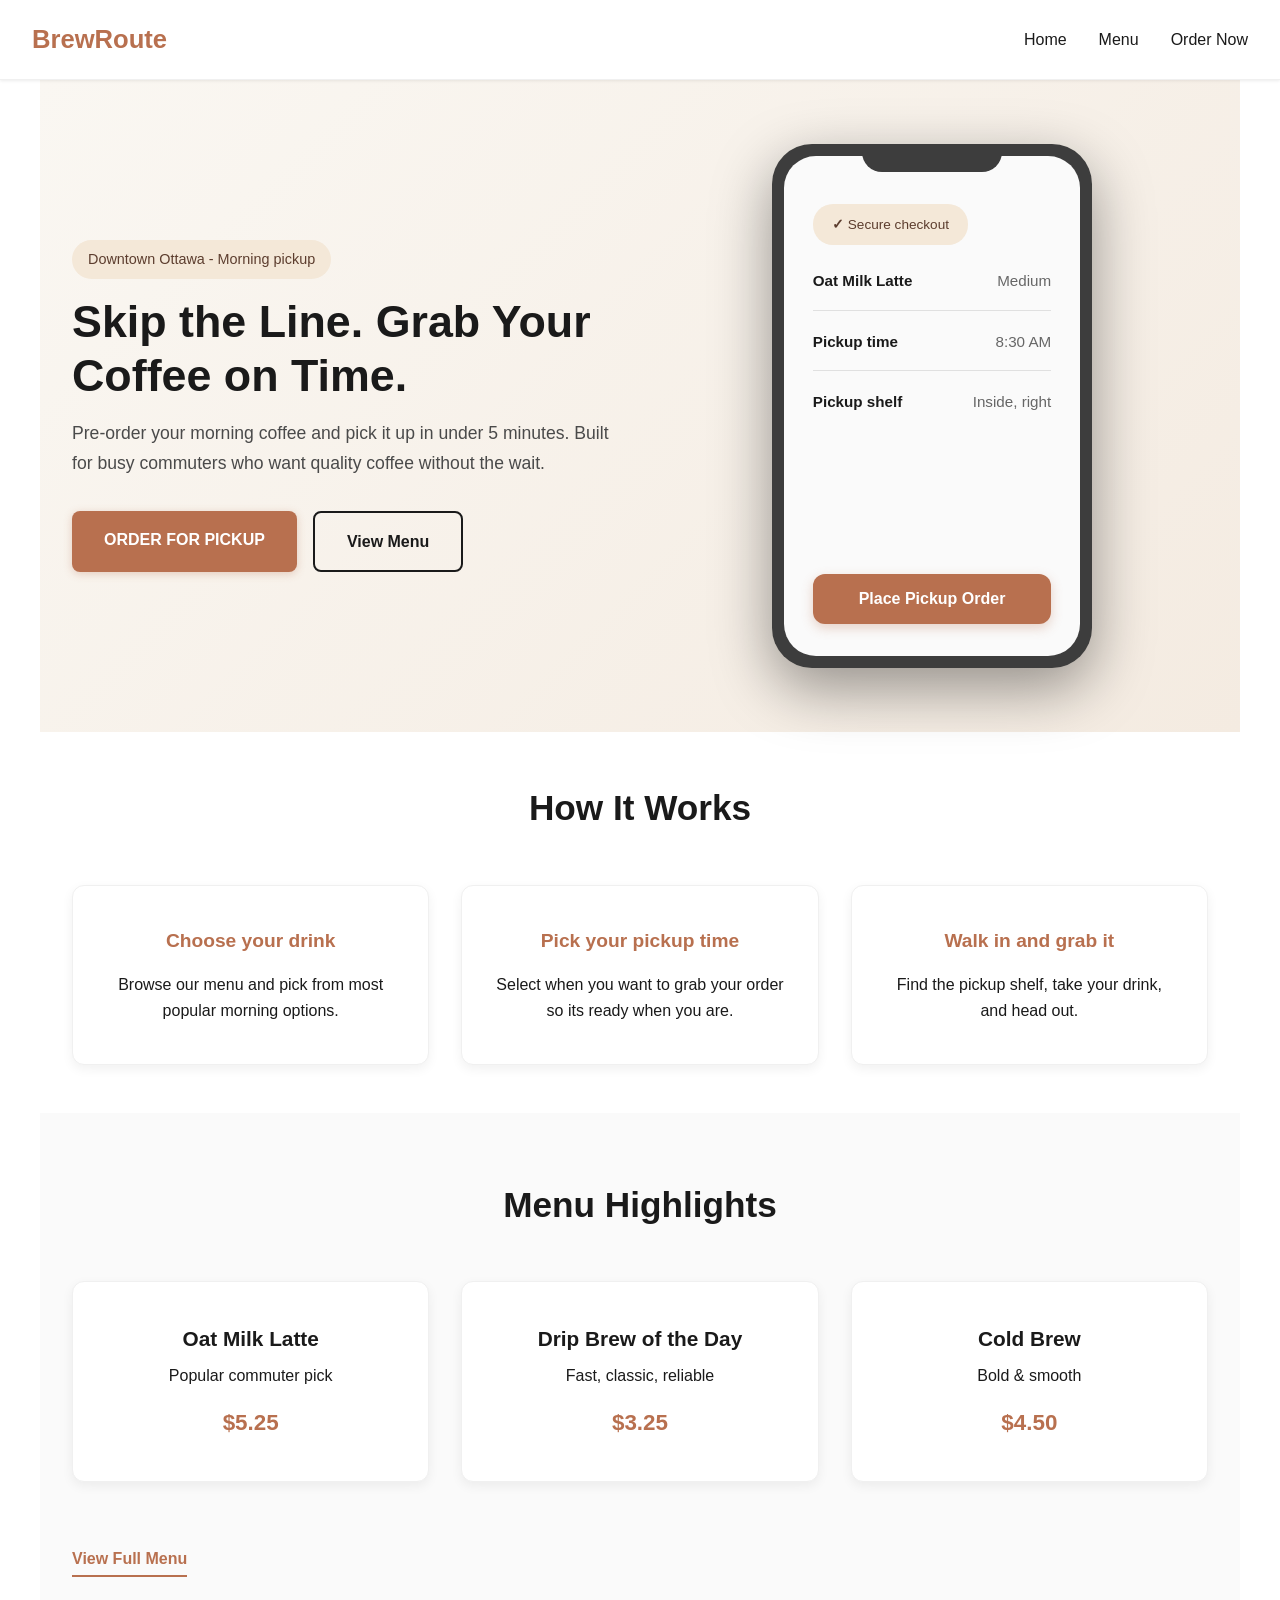
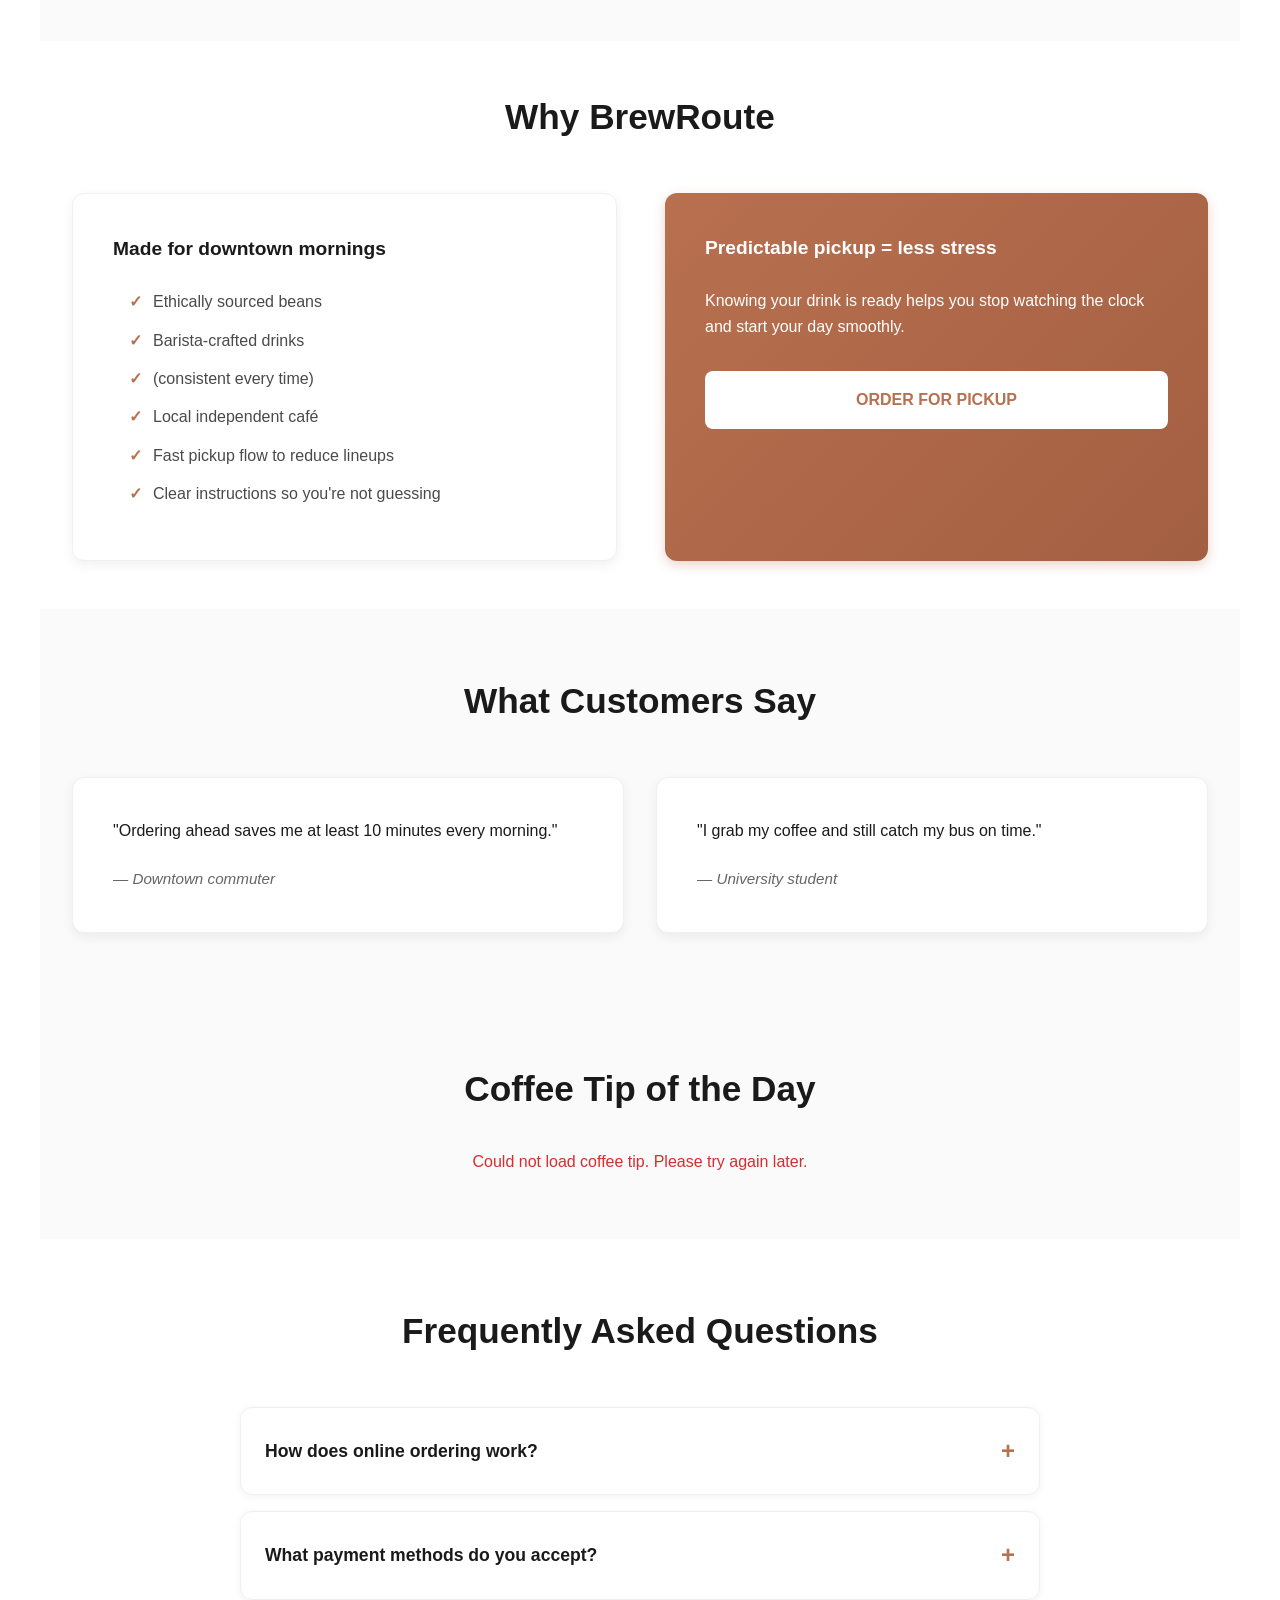
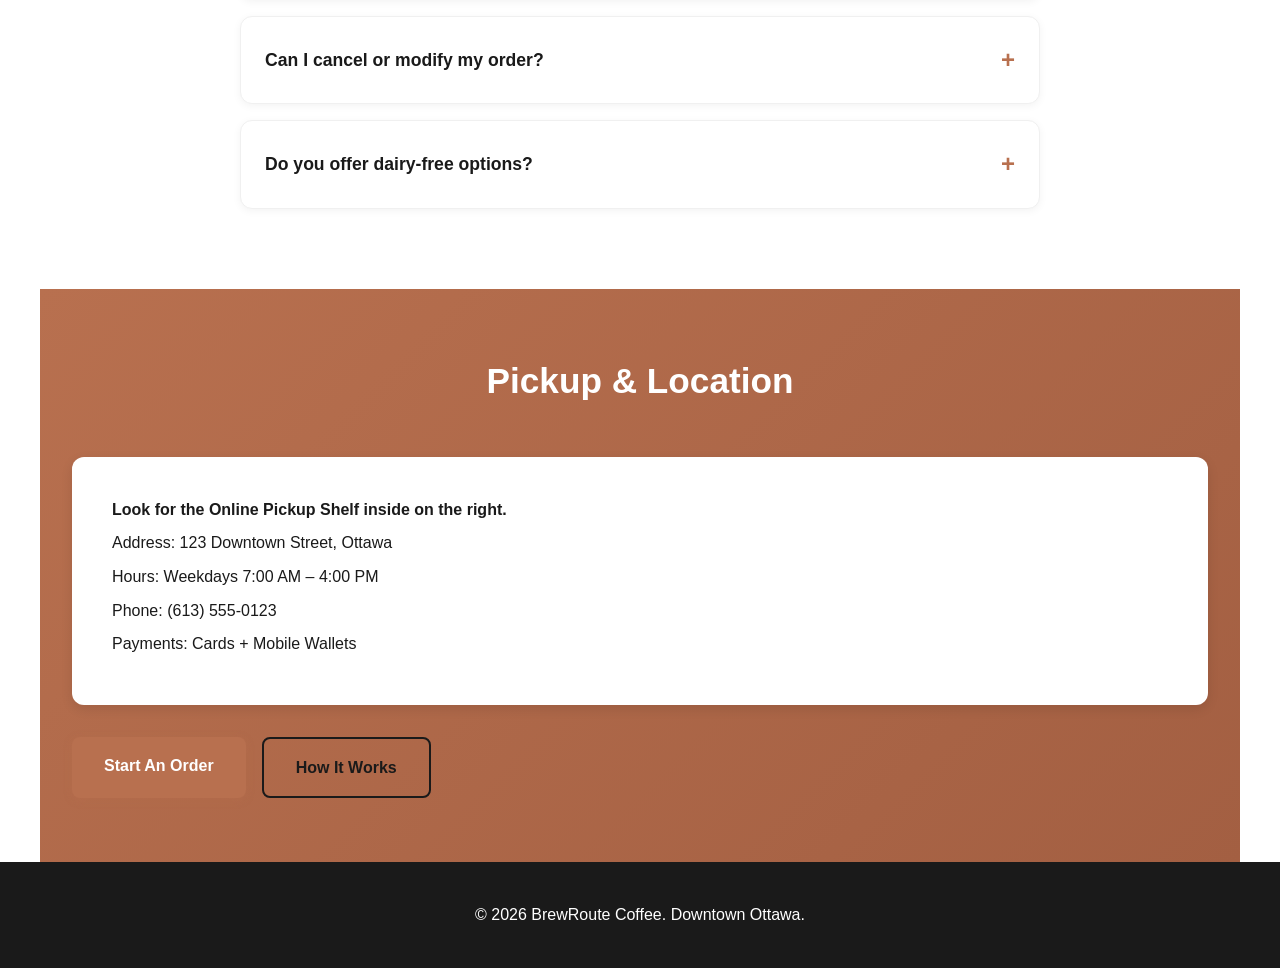
<file: index.html>
<!DOCTYPE html>
<html lang="en">
<head>
    <meta charset="UTF-8">
    <meta name="viewport" content="width=device-width, initial-scale=1.0">
    <title>BrewRoute Coffee - Skip the Line</title>
    <link rel="stylesheet" href="style.css">
</head>
<body>
    <header>
        <nav>
            <div class="logo">BrewRoute</div>
            <button class="hamburger" aria-label="Toggle menu">
                <span></span>
                <span></span>
                <span></span>
            </button>
            <ul class="nav-links">
                <li><a href="index.html">Home</a></li>
                <li><a href="menu.html">Menu</a></li>
                <li><a href="order.html">Order Now</a></li>
            </ul>
        </nav>
    </header>

    <main>
        <section class="hero">
            <div class="hero-content">
                <div class="hero-text">
                    <p class="location-tag">Downtown Ottawa - Morning pickup</p>
                    <h1>Skip the Line. Grab Your Coffee on Time.</h1>
                    <p class="hero-description">Pre-order your morning coffee and pick it up in under 5 minutes. Built for busy commuters who want quality coffee without the wait.</p>
                    <div class="hero-buttons">
                        <a href="order.html" class="btn-primary">ORDER FOR PICKUP</a>
                        <a href="menu.html" class="btn-secondary">View Menu</a>
                    </div>
                </div>
                <div class="hero-image">
                    <div class="phone-mockup">
                        <div class="phone-notch"></div>
                        <div class="phone-screen">
                            <div class="checkout-badge">
                                <span>✓</span> Secure checkout
                            </div>
                            <div class="order-details">
                                <div class="order-row">
                                    <span class="label">Oat Milk Latte</span>
                                    <span class="value">Medium</span>
                                </div>
                                <div class="order-row">
                                    <span class="label">Pickup time</span>
                                    <span class="value">8:30 AM</span>
                                </div>
                                <div class="order-row">
                                    <span class="label">Pickup shelf</span>
                                    <span class="value">Inside, right</span>
                                </div>
                            </div>
                            <button class="place-order-btn">Place Pickup Order</button>
                        </div>
                    </div>
                </div>
            </div>
        </section>

        <section class="how-it-works" id="how-it-works">
            <h2>How It Works</h2>
            <div class="steps">
                <div class="step">
                    <h3>Choose your drink</h3>
                    <p>Browse our menu and pick from most popular morning options.</p>
                </div>
                <div class="step">
                    <h3>Pick your pickup time</h3>
                    <p>Select when you want to grab your order so its ready when you are.</p>
                </div>
                <div class="step">
                    <h3>Walk in and grab it</h3>
                    <p>Find the pickup shelf, take your drink, and head out.</p>
                </div>
            </div>
        </section>

        <section class="menu-highlights">
            <h2>Menu Highlights</h2>
            <div class="menu-items">
                <div class="menu-item">
                    <h3>Oat Milk Latte</h3>
                    <p>Popular commuter pick</p>
                    <p class="price">$5.25</p>
                </div>
                <div class="menu-item">
                    <h3>Drip Brew of the Day</h3>
                    <p>Fast, classic, reliable</p>
                    <p class="price">$3.25</p>
                </div>
                <div class="menu-item">
                    <h3>Cold Brew</h3>
                    <p>Bold & smooth</p>
                    <p class="price">$4.50</p>
                </div>
            </div>
            <a href="menu.html" class="view-menu-link">View Full Menu</a>
        </section>

        <section class="why-brewroute">
            <h2>Why BrewRoute</h2>
            <div class="why-content">
                <div class="why-left">
                    <h3>Made for downtown mornings</h3>
                    <ul>
                        <li>Ethically sourced beans</li>
                        <li>Barista-crafted drinks</li>
                        <li>(consistent every time)</li>
                        <li>Local independent café</li>
                        <li>Fast pickup flow to reduce lineups</li>
                        <li>Clear instructions so you're not guessing</li>
                    </ul>
                </div>
                <div class="why-right">
                    <h3>Predictable pickup = less stress</h3>
                    <p>Knowing your drink is ready helps you stop watching the clock and start your day smoothly.</p>
                    <div class="order-callout">ORDER FOR PICKUP</div>
                </div>
            </div>
        </section>

        <section class="testimonials">
            <h2>What Customers Say</h2>
            <div class="testimonial-cards">
                <div class="testimonial">
                    <p>"Ordering ahead saves me at least 10 minutes every morning."</p>
                    <p class="author">— Downtown commuter</p>
                </div>
                <div class="testimonial">
                    <p>"I grab my coffee and still catch my bus on time."</p>
                    <p class="author">— University student</p>
                </div>
            </div>
        </section>

        <section class="daily-inspiration">
            <h2>Coffee Tip of the Day</h2>
            <div id="daily-quote"></div>
        </section>

        <section class="faq-section">
            <h2>Frequently Asked Questions</h2>
            <div class="accordion">
                <div class="accordion-item">
                    <div class="accordion-header">
                        <h3>How does online ordering work?</h3>
                        <span class="accordion-icon">+</span>
                    </div>
                    <div class="accordion-content">
                        <p>Simply choose your drink from our menu, select a pickup time, and pay online. We'll have your order ready when you arrive.</p>
                    </div>
                </div>
                <div class="accordion-item">
                    <div class="accordion-header">
                        <h3>What payment methods do you accept?</h3>
                        <span class="accordion-icon">+</span>
                    </div>
                    <div class="accordion-content">
                        <p>We accept all major credit cards, debit cards, Apple Pay, and Google Pay for online orders.</p>
                    </div>
                </div>
                <div class="accordion-item">
                    <div class="accordion-header">
                        <h3>Can I cancel or modify my order?</h3>
                        <span class="accordion-icon">+</span>
                    </div>
                    <div class="accordion-content">
                        <p>Yes! You can modify or cancel your order up to 10 minutes before your selected pickup time.</p>
                    </div>
                </div>
                <div class="accordion-item">
                    <div class="accordion-header">
                        <h3>Do you offer dairy-free options?</h3>
                        <span class="accordion-icon">+</span>
                    </div>
                    <div class="accordion-content">
                        <p>Absolutely! We offer oat milk, almond milk, and soy milk alternatives for all our espresso drinks.</p>
                    </div>
                </div>
            </div>
        </section>

        <section class="pickup-location">
            <h2>Pickup & Location</h2>
            <div class="location-info">
                <p><strong>Look for the Online Pickup Shelf inside on the right.</strong></p>
                <p>Address: 123 Downtown Street, Ottawa</p>
                <p>Hours: Weekdays 7:00 AM – 4:00 PM</p>
                <p>Phone: (613) 555-0123</p>
                <p>Payments: Cards + Mobile Wallets</p>
            </div>
            <div class="location-buttons">
                <a href="order.html" class="btn-primary">Start An Order</a>
                <a href="#how-it-works" class="btn-secondary">How It Works</a>
            </div>
        </section>
    </main>

    <footer>
        <p>&copy; 2026 BrewRoute Coffee. Downtown Ottawa.</p>
    </footer>

    <button id="back-to-top" aria-label="Back to top">↑</button>

    <script src="script.js"></script>
</body>
</html>
</file>
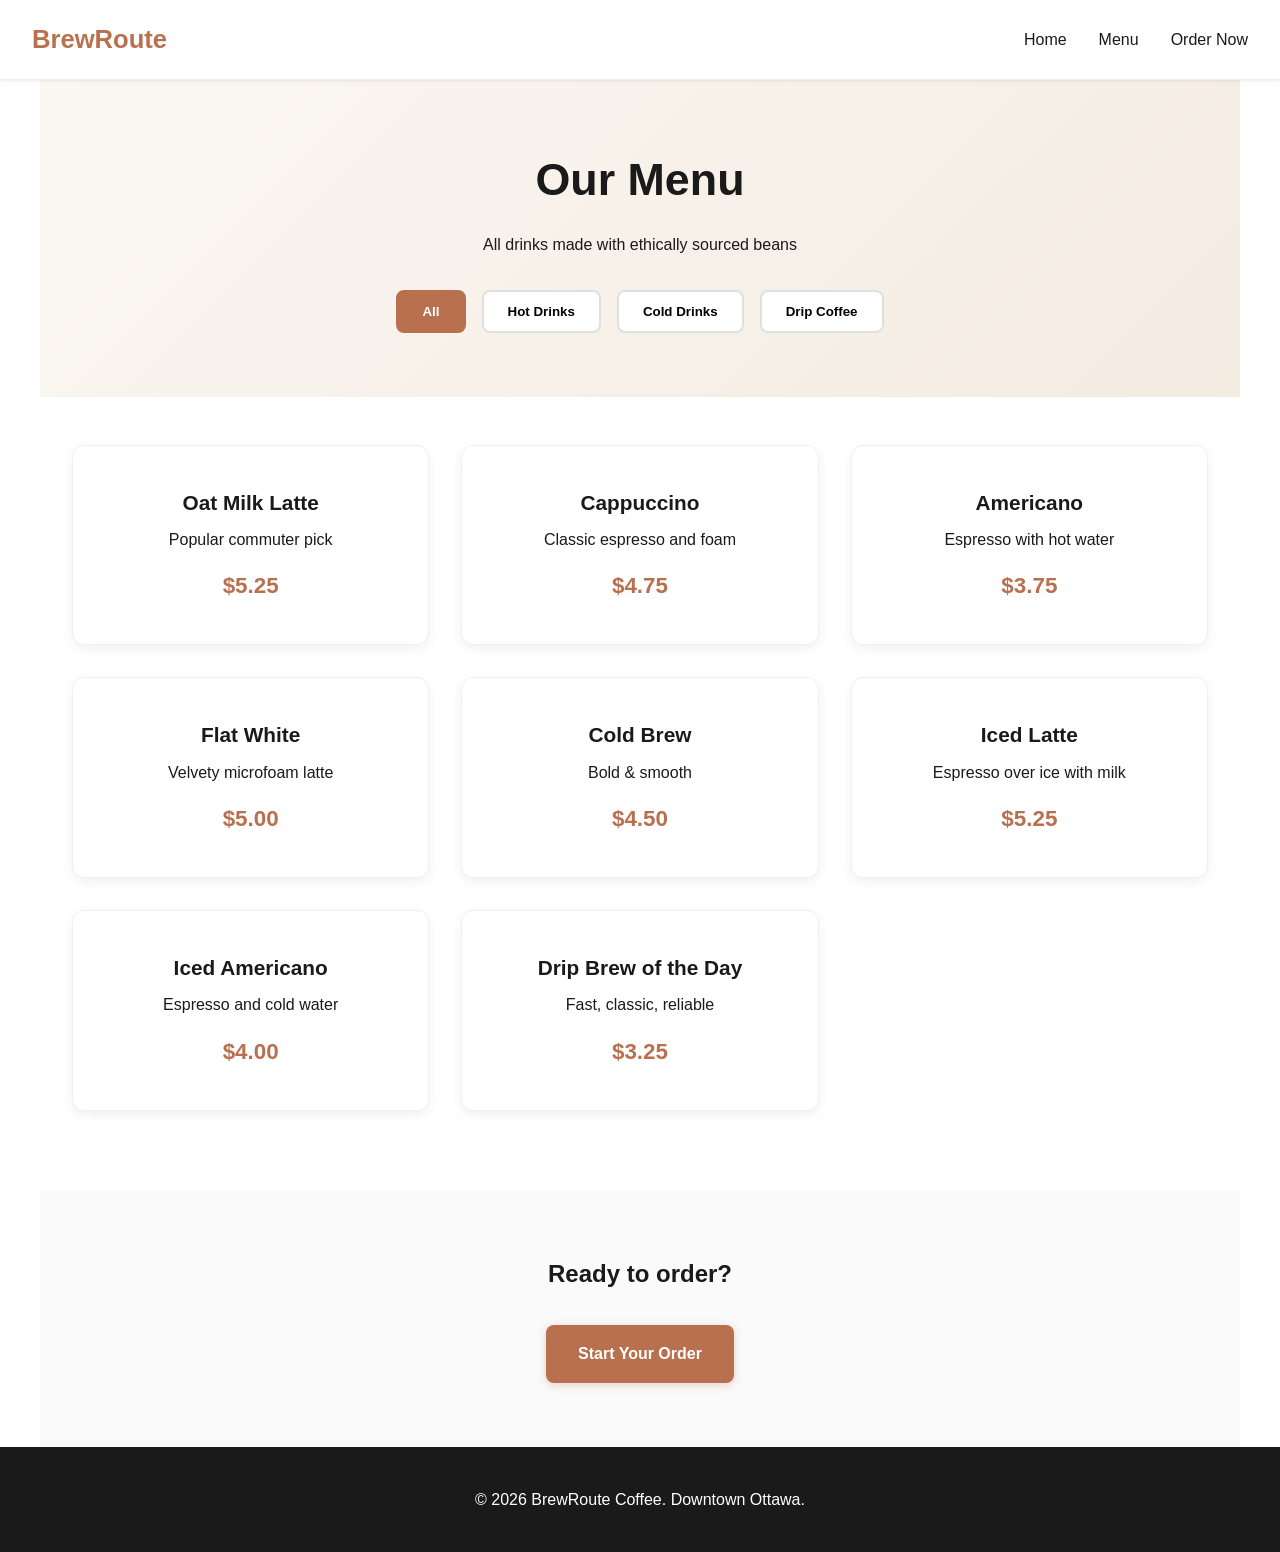
<file: menu.html>
<!DOCTYPE html>
<html lang="en">
<head>
    <meta charset="UTF-8">
    <meta name="viewport" content="width=device-width, initial-scale=1.0">
    <title>Menu - BrewRoute Coffee</title>
    <link rel="stylesheet" href="style.css">
</head>
<body>
    <header>
        <nav>
            <div class="logo">BrewRoute</div>
            <button class="hamburger" aria-label="Toggle menu">
                <span></span>
                <span></span>
                <span></span>
            </button>
            <ul class="nav-links">
                <li><a href="index.html">Home</a></li>
                <li><a href="menu.html">Menu</a></li>
                <li><a href="order.html">Order Now</a></li>
            </ul>
        </nav>
    </header>

    <main>
        <section class="menu-page-hero">
            <h1>Our Menu</h1>
            <p>All drinks made with ethically sourced beans</p>
            <div class="filter-buttons">
                <button class="filter-btn active" data-category="all">All</button>
                <button class="filter-btn" data-category="hot">Hot Drinks</button>
                <button class="filter-btn" data-category="cold">Cold Drinks</button>
                <button class="filter-btn" data-category="drip">Drip Coffee</button>
            </div>
        </section>

        <section class="full-menu">
            <div id="menu-container" class="menu-items"></div>
        </section>

        <section class="menu-cta">
            <h2>Ready to order?</h2>
            <a href="order.html" class="btn-primary">Start Your Order</a>
        </section>
    </main>

    <footer>
        <p>&copy; 2026 BrewRoute Coffee. Downtown Ottawa.</p>
    </footer>

    <button id="back-to-top" aria-label="Back to top">↑</button>

    <script src="script.js"></script>
</body>
</html>
</file>
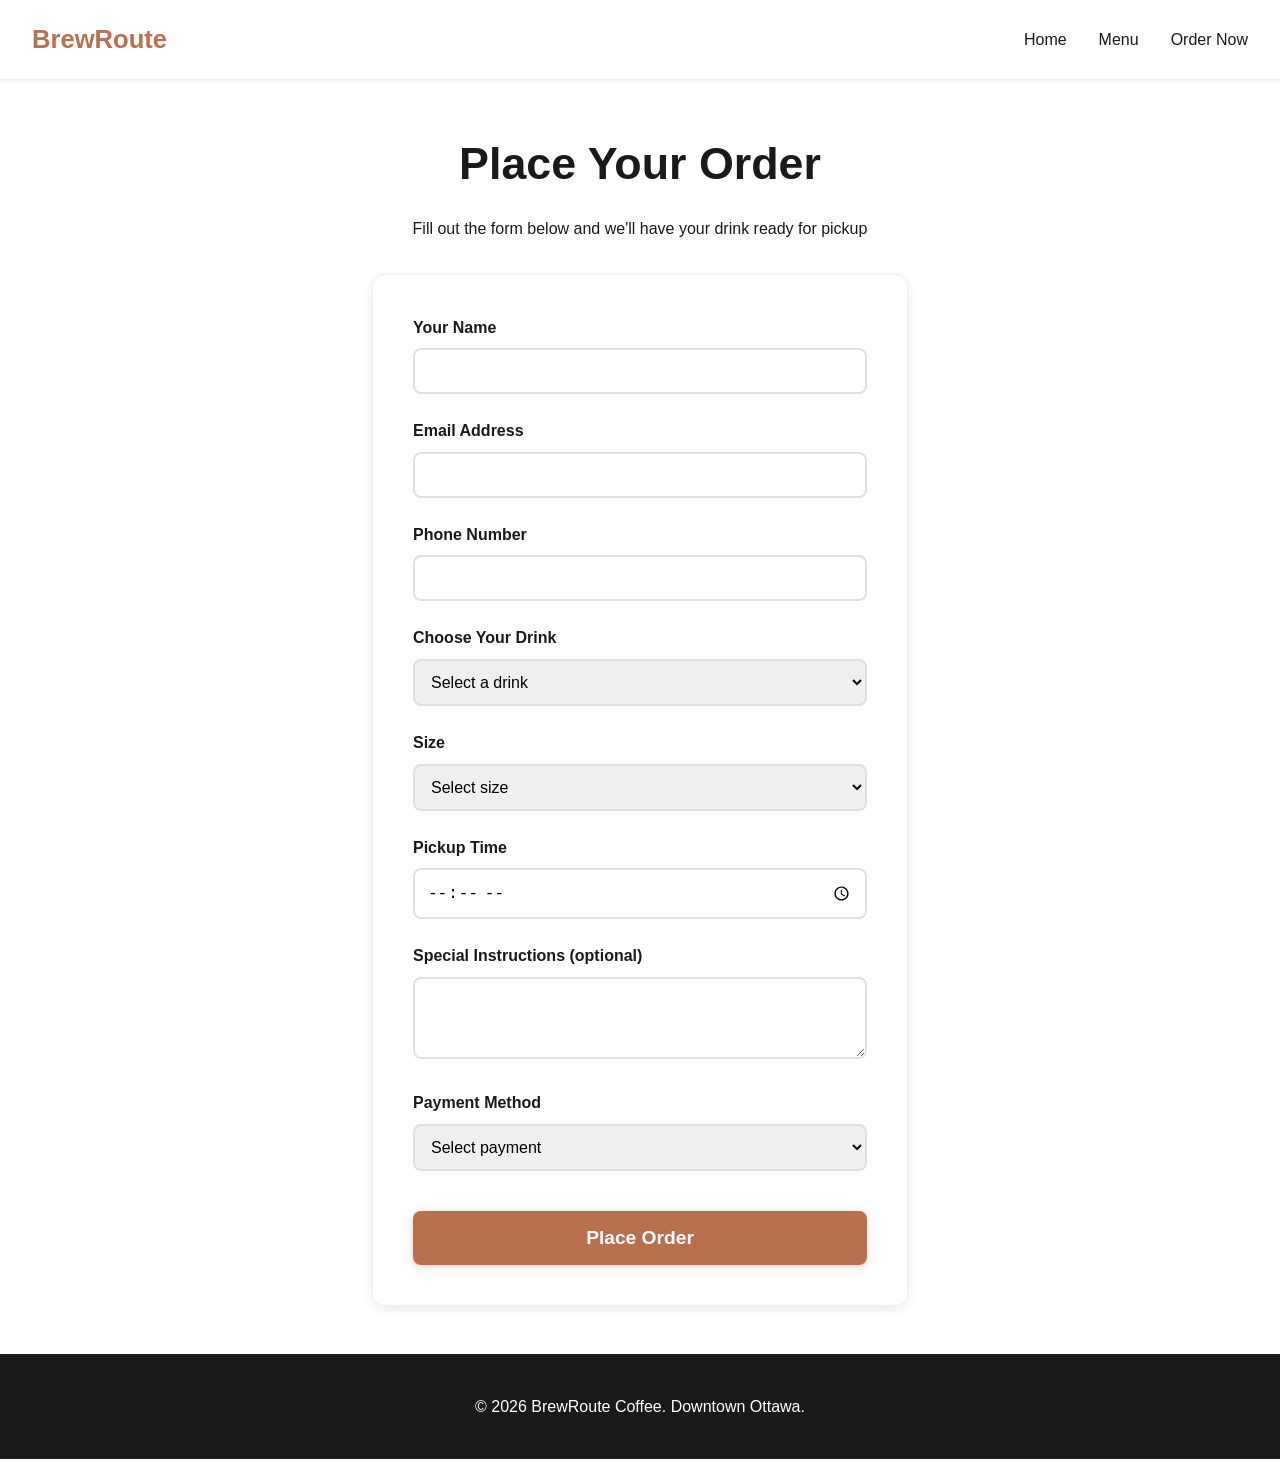
<file: order.html>
<!DOCTYPE html>
<html lang="en">
<head>
    <meta charset="UTF-8">
    <meta name="viewport" content="width=device-width, initial-scale=1.0">
    <title>Order Now - BrewRoute Coffee</title>
    <link rel="stylesheet" href="style.css">
</head>
<body>
    <header>
        <nav>
            <div class="logo">BrewRoute</div>
            <button class="hamburger" aria-label="Toggle menu">
                <span></span>
                <span></span>
                <span></span>
            </button>
            <ul class="nav-links">
                <li><a href="index.html">Home</a></li>
                <li><a href="menu.html">Menu</a></li>
                <li><a href="order.html">Order Now</a></li>
            </ul>
        </nav>
    </header>

    <main>
        <section class="order-page">
            <h1>Place Your Order</h1>
            <p>Fill out the form below and we'll have your drink ready for pickup</p>

            <form class="order-form">
                <div class="form-group">
                    <label for="customer-name">Your Name</label>
                    <input type="text" id="customer-name" name="customer-name" required>
                </div>

                <div class="form-group">
                    <label for="email">Email Address</label>
                    <input type="email" id="email" name="email" required>
                </div>

                <div class="form-group">
                    <label for="phone">Phone Number</label>
                    <input type="tel" id="phone" name="phone" required>
                </div>

                <div class="form-group">
                    <label for="drink-choice">Choose Your Drink</label>
                    <select id="drink-choice" name="drink-choice" required>
                        <option value="">Select a drink</option>
                        <option value="oat-latte">Oat Milk Latte - $5.25</option>
                        <option value="cappuccino">Cappuccino - $4.75</option>
                        <option value="americano">Americano - $3.75</option>
                        <option value="flat-white">Flat White - $5.00</option>
                        <option value="cold-brew">Cold Brew - $4.50</option>
                        <option value="iced-latte">Iced Latte - $5.25</option>
                        <option value="drip">Drip Brew - $3.25</option>
                    </select>
                </div>

                <div class="form-group">
                    <label for="size">Size</label>
                    <select id="size" name="size" required>
                        <option value="">Select size</option>
                        <option value="small">Small</option>
                        <option value="medium">Medium</option>
                        <option value="large">Large</option>
                    </select>
                </div>

                <div class="form-group">
                    <label for="pickup-time">Pickup Time</label>
                    <input type="time" id="pickup-time" name="pickup-time" min="07:00" max="16:00" required>
                </div>

                <div class="form-group">
                    <label for="special-instructions">Special Instructions (optional)</label>
                    <textarea id="special-instructions" name="special-instructions" rows="3"></textarea>
                </div>

                <div class="form-group">
                    <label for="payment-method">Payment Method</label>
                    <select id="payment-method" name="payment-method" required>
                        <option value="">Select payment</option>
                        <option value="card">Credit/Debit Card</option>
                        <option value="apple-pay">Apple Pay</option>
                        <option value="google-pay">Google Pay</option>
                    </select>
                </div>

                <button type="submit" class="btn-primary">Place Order</button>
            </form>
        </section>
    </main>

    <footer>
        <p>&copy; 2026 BrewRoute Coffee. Downtown Ottawa.</p>
    </footer>

    <button id="back-to-top" aria-label="Back to top">↑</button>

    <script src="script.js"></script>
</body>
</html>
</file>
<file: style.css>
* {
    margin: 0;
    padding: 0;
    box-sizing: border-box;
}

body {
    font-family: -apple-system, BlinkMacSystemFont, 'Segoe UI', Arial, sans-serif;
    line-height: 1.6;
    color: #1a1a1a;
}

header {
    background-color: #ffffff;
    padding: 1.2rem 2rem;
    position: sticky;
    top: 0;
    z-index: 100;
    box-shadow: 0 1px 3px rgba(0,0,0,0.08);
    border-bottom: 1px solid #f0f0f0;
}

nav {
    display: flex;
    justify-content: space-between;
    align-items: center;
}

.logo {
    font-size: 1.6rem;
    font-weight: 700;
    color: #b8704f;
}

.nav-links {
    display: flex;
    list-style: none;
    gap: 2rem;
}

.nav-links a {
    text-decoration: none;
    color: #1a1a1a;
    font-weight: 500;
    transition: color 0.3s ease;
}

.nav-links a:hover {
    color: #b8704f;
}

main {
    max-width: 1200px;
    margin: 0 auto;
}

.hero {
    background: linear-gradient(135deg, #faf7f2 0%, #f4ebe1 100%);
    padding: 4rem 2rem;
}

.hero-content {
    display: flex;
    gap: 2rem;
    align-items: center;
}

.hero-text {
    flex: 1;
}

.location-tag {
    background-color: #f4e8d8;
    color: #5c3d2e;
    padding: 0.5rem 1rem;
    display: inline-block;
    margin-bottom: 1rem;
    border-radius: 20px;
    font-size: 0.9rem;
    font-weight: 500;
}

.hero h1 {
    font-size: 2.8rem;
    margin-bottom: 1rem;
    color: #1a1a1a;
    font-weight: 700;
    line-height: 1.2;
}

.hero-description {
    margin-bottom: 2rem;
    font-size: 1.1rem;
    color: #4a4a4a;
    line-height: 1.7;
}

.hero-buttons {
    display: flex;
    gap: 1rem;
}

.btn-primary {
    background-color: #b8704f;
    color: white;
    padding: 1rem 2rem;
    text-decoration: none;
    border-radius: 8px;
    font-weight: 600;
    border: none;
    cursor: pointer;
    box-shadow: 0 2px 8px rgba(184, 112, 79, 0.3);
    transition: all 0.3s ease;
    display: inline-block;
}

.btn-primary:hover {
    background-color: #a35f42;
    box-shadow: 0 4px 12px rgba(184, 112, 79, 0.4);
    transform: translateY(-2px);
}

.btn-secondary {
    background-color: transparent;
    color: #1a1a1a;
    padding: 1rem 2rem;
    text-decoration: none;
    border-radius: 8px;
    font-weight: 600;
    border: 2px solid #1a1a1a;
    transition: all 0.3s ease;
    display: inline-block;
}

.btn-secondary:hover {
    background-color: #1a1a1a;
    color: white;
    transform: translateY(-2px);
}

.hero-image {
    flex: 1;
}

.phone-mockup {
    background-color: #3d3d3d;
    border-radius: 40px;
    padding: 12px;
    max-width: 320px;
    margin: 0 auto;
    box-shadow: 0 20px 60px rgba(0,0,0,0.4);
    position: relative;
}

.phone-notch {
    position: absolute;
    top: 0;
    left: 50%;
    transform: translateX(-50%);
    width: 140px;
    height: 28px;
    background-color: #3d3d3d;
    border-radius: 0 0 20px 20px;
    z-index: 10;
}

.phone-screen {
    background-color: #fafafa;
    border-radius: 32px;
    padding: 3rem 1.8rem 2rem 1.8rem;
    min-height: 500px;
    display: flex;
    flex-direction: column;
    gap: 1.5rem;
}

.checkout-badge {
    background-color: #f4e8d8;
    color: #5c3d2e;
    padding: 0.6rem 1.2rem;
    border-radius: 20px;
    font-size: 0.85rem;
    font-weight: 500;
    display: inline-block;
    align-self: flex-start;
}

.checkout-badge span {
    font-weight: bold;
}

.order-details {
    flex: 1;
    display: flex;
    flex-direction: column;
    gap: 1.2rem;
}

.order-row {
    display: flex;
    justify-content: space-between;
    align-items: center;
    padding-bottom: 1rem;
    border-bottom: 1px solid #e0e0e0;
}

.order-row:last-child {
    border-bottom: none;
}

.order-row .label {
    font-weight: 600;
    color: #1a1a1a;
    font-size: 0.95rem;
}

.order-row .value {
    color: #666;
    font-size: 0.95rem;
}

.place-order-btn {
    background-color: #b8704f;
    color: white;
    padding: 1rem;
    border-radius: 12px;
    font-weight: 600;
    border: none;
    cursor: pointer;
    font-size: 1rem;
    box-shadow: 0 4px 12px rgba(184, 112, 79, 0.3);
    transition: all 0.3s ease;
}

.place-order-btn:hover {
    background-color: #a35f42;
    transform: translateY(-2px);
    box-shadow: 0 6px 16px rgba(184, 112, 79, 0.4);
}

.how-it-works {
    padding: 3rem 2rem;
    background-color: #fff;
}

.how-it-works h2 {
    color: #1a1a1a;
    font-size: 2.2rem;
    margin-bottom: 3rem;
    font-weight: 700;
    text-align: center;
}

/* using flexbox for steps */
.steps {
    display: flex;
    gap: 2rem;
    justify-content: space-around;
}

.step {
    background-color: #ffffff;
    padding: 2.5rem 2rem;
    flex: 1;
    text-align: center;
    border-radius: 12px;
    box-shadow: 0 4px 12px rgba(0,0,0,0.06);
    border: 1px solid #f0f0f0;
    transition: all 0.3s ease;
}

.step:hover {
    box-shadow: 0 8px 24px rgba(0,0,0,0.1);
    transform: translateY(-5px);
}

.step h3 {
    margin-bottom: 1rem;
    color: #b8704f;
    font-weight: 600;
    font-size: 1.2rem;
}

.menu-highlights {
    padding: 4rem 2rem;
    background-color: #fafafa;
}

.menu-highlights h2 {
    color: #1a1a1a;
    font-size: 2.2rem;
    margin-bottom: 3rem;
    font-weight: 700;
    text-align: center;
}

/* using grid for menu items */
.menu-items {
    display: grid;
    grid-template-columns: repeat(3, 1fr);
    gap: 2rem;
    margin-bottom: 2rem;
}

.menu-item {
    background-color: #ffffff;
    padding: 2.5rem 2rem;
    text-align: center;
    border-radius: 12px;
    box-shadow: 0 4px 12px rgba(0,0,0,0.06);
    border: 1px solid #f0f0f0;
    transition: all 0.3s ease;
}

.menu-item:hover {
    transform: translateY(-8px);
    box-shadow: 0 8px 24px rgba(0,0,0,0.1);
}

.menu-item h3 {
    margin-bottom: 0.5rem;
    color: #1a1a1a;
    font-weight: 600;
    font-size: 1.3rem;
}

.price {
    font-weight: 700;
    color: #b8704f;
    font-size: 1.4rem;
    margin-top: 1rem;
}

.view-menu-link {
    display: inline-block;
    margin-top: 2rem;
    color: #b8704f;
    font-weight: 600;
    text-decoration: none;
    border-bottom: 2px solid #b8704f;
    padding-bottom: 4px;
    transition: all 0.3s ease;
}

.view-menu-link:hover {
    color: #a35f42;
    border-bottom-color: #a35f42;
}

.why-brewroute {
    padding: 3rem 2rem;
    background-color: #fff;
}

.why-brewroute h2 {
    color: #1a1a1a;
    font-size: 2.2rem;
    margin-bottom: 3rem;
    font-weight: 700;
    text-align: center;
}

.why-content {
    display: flex;
    gap: 3rem;
}

.why-left {
    flex: 1;
    background-color: #ffffff;
    padding: 2.5rem;
    border-radius: 12px;
    box-shadow: 0 4px 12px rgba(0,0,0,0.06);
    border: 1px solid #f0f0f0;
}

.why-left h3 {
    margin-bottom: 1.5rem;
    color: #1a1a1a;
    font-weight: 600;
    font-size: 1.2rem;
}

.why-left ul {
    list-style: none;
    padding-left: 1rem;
}

.why-left li {
    margin-bottom: 0.8rem;
    color: #4a4a4a;
    position: relative;
    padding-left: 1.5rem;
}

.why-left li:before {
    content: '✓';
    position: absolute;
    left: 0;
    color: #b8704f;
    font-weight: bold;
}

.why-right {
    flex: 1;
    background: linear-gradient(135deg, #b8704f 0%, #a35f42 100%);
    padding: 2.5rem;
    color: white;
    border-radius: 12px;
    box-shadow: 0 4px 12px rgba(184, 112, 79, 0.3);
}

.why-right h3 {
    margin-bottom: 1.5rem;
    font-weight: 600;
    font-size: 1.2rem;
}

.order-callout {
    background-color: white;
    color: #b8704f;
    padding: 1rem;
    text-align: center;
    margin-top: 2rem;
    font-weight: 600;
    border-radius: 8px;
    cursor: pointer;
    transition: all 0.3s ease;
}

.order-callout:hover {
    background-color: #f4e8d8;
    transform: scale(1.02);
}

.testimonials {
    padding: 4rem 2rem;
    background-color: #fafafa;
}

.testimonials h2 {
    color: #1a1a1a;
    font-size: 2.2rem;
    margin-bottom: 3rem;
    font-weight: 700;
    text-align: center;
}

.testimonial-cards {
    display: flex;
    gap: 2rem;
}

.testimonial {
    background-color: #ffffff;
    padding: 2.5rem;
    flex: 1;
    border-radius: 12px;
    box-shadow: 0 4px 12px rgba(0,0,0,0.06);
    border: 1px solid #f0f0f0;
    transition: all 0.3s ease;
}

.testimonial:hover {
    box-shadow: 0 8px 24px rgba(0,0,0,0.1);
    transform: translateY(-5px);
}

.author {
    margin-top: 1.5rem;
    font-style: italic;
    color: #666;
    font-size: 0.95rem;
}

.pickup-location {
    padding: 4rem 2rem;
    background: linear-gradient(135deg, #b8704f 0%, #a35f42 100%);
    color: white;
}

.pickup-location h2 {
    color: white;
    font-size: 2.2rem;
    margin-bottom: 3rem;
    font-weight: 700;
    text-align: center;
}

.location-info {
    background-color: #ffffff;
    color: #1a1a1a;
    padding: 2.5rem;
    margin-bottom: 2rem;
    border-radius: 12px;
    box-shadow: 0 4px 12px rgba(0,0,0,0.1);
}

.location-info p {
    margin-bottom: 0.5rem;
}

.location-buttons {
    display: flex;
    gap: 1rem;
}

footer {
    background-color: #1a1a1a;
    color: white;
    text-align: center;
    padding: 2.5rem;
}

.menu-page-hero {
    background: linear-gradient(135deg, #faf7f2 0%, #f4ebe1 100%);
    padding: 4rem 2rem;
    text-align: center;
}

.menu-page-hero h1 {
    font-size: 2.8rem;
    margin-bottom: 1rem;
    font-weight: 700;
    color: #1a1a1a;
}

.full-menu {
    padding: 3rem 2rem;
}

.menu-category {
    margin-bottom: 3rem;
}

.menu-category h2 {
    color: #1a1a1a;
    font-size: 1.8rem;
    margin-bottom: 2rem;
    font-weight: 700;
}

/* grid for menu cards */
.menu-grid {
    display: grid;
    grid-template-columns: repeat(auto-fit, minmax(250px, 1fr));
    gap: 2rem;
}

.menu-card {
    background-color: #ffffff;
    padding: 2rem;
    border-radius: 12px;
    box-shadow: 0 4px 12px rgba(0,0,0,0.06);
    border: 1px solid #f0f0f0;
    transition: all 0.3s ease;
}

.menu-card:hover {
    transform: translateY(-8px);
    box-shadow: 0 8px 24px rgba(0,0,0,0.1);
}

.menu-card h3 {
    margin-bottom: 0.5rem;
    color: #1a1a1a;
    font-weight: 600;
    font-size: 1.2rem;
}

.menu-cta {
    background-color: #fafafa;
    padding: 4rem 2rem;
    text-align: center;
}

.menu-cta h2 {
    margin-bottom: 2rem;
}

.order-page {
    padding: 3rem 2rem;
    max-width: 600px;
    margin: 0 auto;
}

.order-page h1 {
    font-size: 2.8rem;
    margin-bottom: 1rem;
    text-align: center;
    font-weight: 700;
    color: #1a1a1a;
}

.order-page > p {
    text-align: center;
    margin-bottom: 2rem;
}

.order-form {
    background-color: #ffffff;
    padding: 2.5rem;
    border-radius: 12px;
    box-shadow: 0 4px 12px rgba(0,0,0,0.08);
    border: 1px solid #f0f0f0;
}

.form-group {
    margin-bottom: 1.5rem;
}

.form-group label {
    display: block;
    margin-bottom: 0.5rem;
    font-weight: 600;
    color: #1a1a1a;
}

.form-group input,
.form-group select,
.form-group textarea {
    width: 100%;
    padding: 0.75rem;
    border: 2px solid #e0e0e0;
    border-radius: 8px;
    font-size: 1rem;
    transition: border-color 0.3s ease;
}

.form-group input:focus,
.form-group select:focus,
.form-group textarea:focus {
    outline: none;
    border-color: #b8704f;
}

.order-form button {
    width: 100%;
    font-size: 1.2rem;
    margin-top: 1rem;
}

/* media queries for phones */
@media (max-width: 768px) {
    header {
        padding: 1rem;
    }
    
    .nav-links {
        gap: 1rem;
    }
    
    .hero-content {
        flex-direction: column;
    }
    
    .hero h1 {
        font-size: 2rem;
    }
    
    .hero-buttons {
        flex-direction: column;
    }
    
    .btn-primary, .btn-secondary {
        width: 100%;
        text-align: center;
    }
    
    .phone-mockup {
        max-width: 280px;
    }
    
    .phone-screen {
        padding: 2.5rem 1.5rem 1.5rem 1.5rem;
        min-height: 450px;
    }
    
    .steps {
        flex-direction: column;
    }
    
    .menu-items {
        grid-template-columns: 1fr;
    }
    
    .why-content {
        flex-direction: column;
        gap: 1.5rem;
    }
    
    .testimonial-cards {
        flex-direction: column;
    }
    
    .location-buttons {
        flex-direction: column;
    }
}

@media (max-width: 480px) {
    .logo {
        font-size: 1.2rem;
    }
    
    .nav-links {
        gap: 0.5rem;
        font-size: 0.9rem;
    }
    
    .hero {
        padding: 2rem 1rem;
    }
    
    .hero h1 {
        font-size: 1.5rem;
    }
    
    .hero-description {
        font-size: 1rem;
    }
    
    .how-it-works h2, 
    .menu-highlights h2, 
    .why-brewroute h2, 
    .testimonials h2,
    .pickup-location h2 {
        font-size: 1.5rem;
        padding: 0.75rem 1.5rem;
    }
    
    .step {
        padding: 1.5rem;
    }
    
    .menu-item, .menu-card {
        padding: 1.5rem;
    }
    
    .phone-mockup {
        max-width: 200px;
    }
    
    .phone-screen {
        padding: 1.5rem 1rem;
    }
}

/* hamburger menu */
.hamburger {
    display: none;
    flex-direction: column;
    background: none;
    border: none;
    cursor: pointer;
    padding: 0.5rem;
}

.hamburger span {
    width: 25px;
    height: 3px;
    background-color: #1a1a1a;
    margin: 3px 0;
    transition: 0.3s;
}

.hamburger.active span:nth-child(1) {
    transform: rotate(-45deg) translate(-5px, 6px);
}

.hamburger.active span:nth-child(2) {
    opacity: 0;
}

.hamburger.active span:nth-child(3) {
    transform: rotate(45deg) translate(-5px, -6px);
}

@media (max-width: 768px) {
    .hamburger {
        display: flex;
    }
    
    .nav-links {
        position: fixed;
        left: -100%;
        top: 70px;
        flex-direction: column;
        background-color: #ffffff;
        width: 100%;
        text-align: center;
        transition: 0.3s;
        box-shadow: 0 10px 27px rgba(0,0,0,0.05);
        padding: 2rem 0;
    }
    
    .nav-links.active {
        left: 0;
    }
    
    .nav-links li {
        margin: 1rem 0;
    }
}

/* back to top button */
#back-to-top {
    position: fixed;
    bottom: 30px;
    right: 30px;
    background-color: #b8704f;
    color: white;
    border: none;
    border-radius: 50%;
    width: 50px;
    height: 50px;
    font-size: 1.5rem;
    cursor: pointer;
    opacity: 0;
    visibility: hidden;
    transition: all 0.3s ease;
    box-shadow: 0 4px 12px rgba(184, 112, 79, 0.3);
    z-index: 999;
}

#back-to-top.show {
    opacity: 1;
    visibility: visible;
}

#back-to-top:hover {
    background-color: #a35f42;
    transform: translateY(-5px);
}

/* filter buttons */
.filter-buttons {
    display: flex;
    gap: 1rem;
    justify-content: center;
    margin-top: 2rem;
    flex-wrap: wrap;
}

.filter-btn {
    padding: 0.75rem 1.5rem;
    background-color: white;
    border: 2px solid #e0e0e0;
    border-radius: 8px;
    cursor: pointer;
    font-weight: 600;
    transition: all 0.3s ease;
}

.filter-btn:hover {
    border-color: #b8704f;
    color: #b8704f;
}

.filter-btn.active {
    background-color: #b8704f;
    color: white;
    border-color: #b8704f;
}

/* accordion */
.faq-section {
    padding: 4rem 2rem;
    background-color: #fff;
}

.faq-section h2 {
    color: #1a1a1a;
    font-size: 2.2rem;
    margin-bottom: 3rem;
    font-weight: 700;
    text-align: center;
}

.accordion {
    max-width: 800px;
    margin: 0 auto;
}

.accordion-item {
    background-color: #ffffff;
    border: 1px solid #f0f0f0;
    border-radius: 12px;
    margin-bottom: 1rem;
    overflow: hidden;
    box-shadow: 0 2px 8px rgba(0,0,0,0.05);
}

.accordion-header {
    display: flex;
    justify-content: space-between;
    align-items: center;
    padding: 1.5rem;
    cursor: pointer;
    transition: background-color 0.3s ease;
}

.accordion-header:hover {
    background-color: #fafafa;
}

.accordion-header h3 {
    margin: 0;
    font-size: 1.1rem;
    font-weight: 600;
    color: #1a1a1a;
}

.accordion-icon {
    font-size: 1.5rem;
    font-weight: bold;
    color: #b8704f;
    transition: transform 0.3s ease;
}

.accordion-item.active .accordion-icon {
    transform: rotate(45deg);
}

.accordion-content {
    max-height: 0;
    overflow: hidden;
    transition: max-height 0.3s ease;
}

.accordion-item.active .accordion-content {
    max-height: 200px;
    padding: 0 1.5rem 1.5rem 1.5rem;
}

.accordion-content p {
    margin: 0;
    color: #4a4a4a;
    line-height: 1.6;
}

/* form validation errors */
.error-message {
    color: #d32f2f;
    font-size: 0.9rem;
    margin-top: 0.5rem;
}

.success-message {
    background-color: #4caf50;
    color: white;
    padding: 1rem;
    border-radius: 8px;
    margin-top: 1rem;
    text-align: center;
    font-weight: 600;
}

/* daily quote section */
.daily-inspiration {
    padding: 4rem 2rem;
    background-color: #fafafa;
}

.daily-inspiration h2 {
    color: #1a1a1a;
    font-size: 2.2rem;
    margin-bottom: 2rem;
    font-weight: 700;
    text-align: center;
}

#daily-quote {
    max-width: 700px;
    margin: 0 auto;
    text-align: center;
}

#daily-quote blockquote {
    background-color: white;
    padding: 2.5rem;
    border-radius: 12px;
    box-shadow: 0 4px 12px rgba(0,0,0,0.06);
    border-left: 4px solid #b8704f;
}

#daily-quote blockquote p {
    font-size: 1.3rem;
    font-style: italic;
    color: #1a1a1a;
    margin-bottom: 1rem;
    line-height: 1.7;
}

#daily-quote blockquote footer {
    color: #666;
    font-size: 1rem;
    font-style: normal;
}

#daily-quote .loading {
    color: #666;
    font-style: italic;
}

#daily-quote .error {
    color: #d32f2f;
}
</file>
